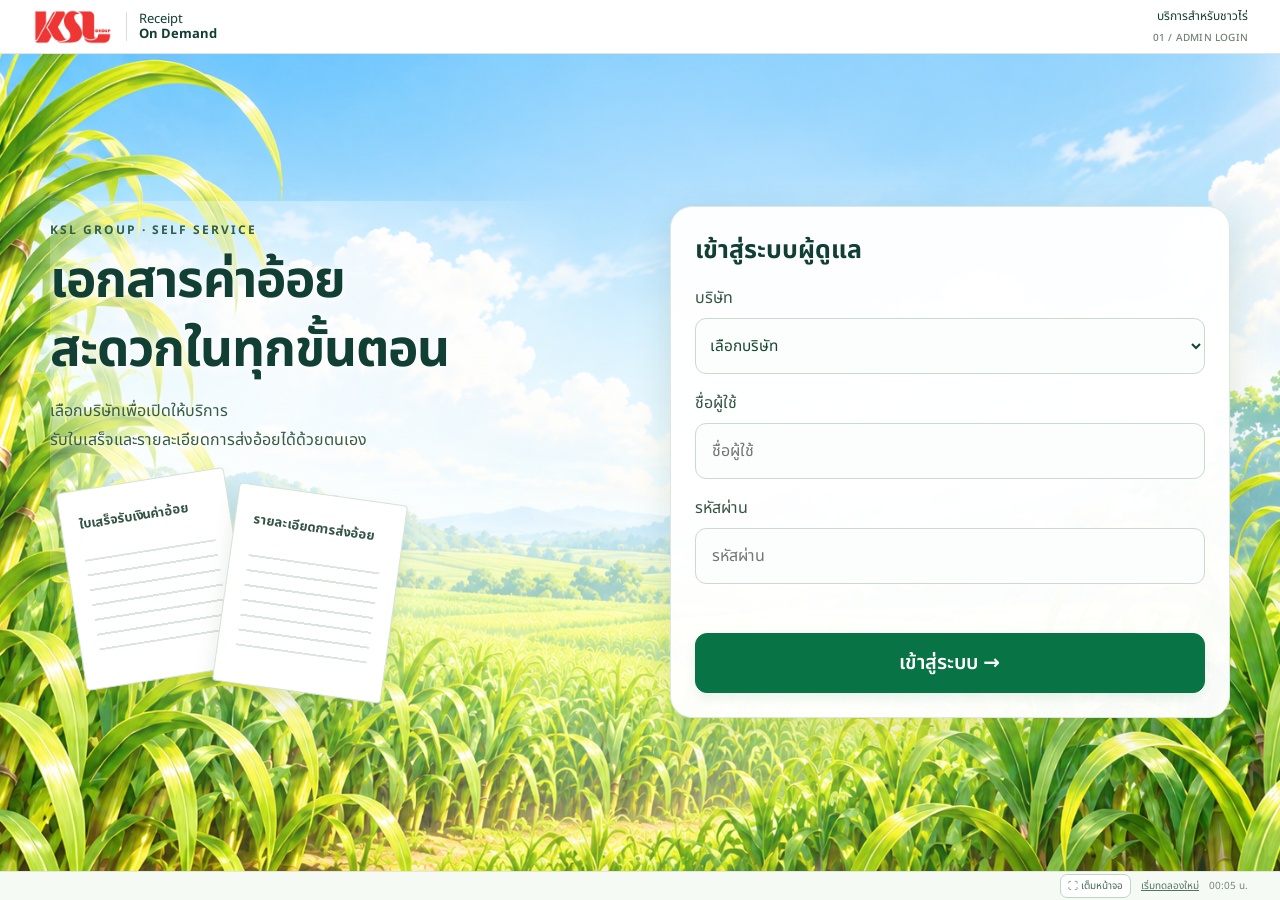
<file: index.html>
<!doctype html><html lang="th"><head><meta charset="utf-8"><meta name="viewport" content="width=device-width, initial-scale=1"><title>KSL • Receipt On Demand</title><link rel="stylesheet" href="style.css?v=20261024-portrait"><style>#reader-settings{display:grid;place-items:center;width:44px;height:44px;flex:0 0 44px;padding:8px;border:1px solid #c9dacf;border-radius:12px;color:#547463;background:#f6faf5}#reader-settings[hidden]{display:none}.id-methods{grid-template-columns:1fr}#card-dialog #reader-auth[hidden],#card-dialog .reader-controls[hidden]{display:none!important}@media(orientation:landscape) and (max-height:500px) and (pointer:coarse){#reader-settings{width:28px;height:28px;flex-basis:28px;padding:3px}}
/* Compact kiosk framing leaves more room for the main screen. */
header{padding:6px 2.5%;min-height:54px}
.brand{gap:12px}.brand img{width:82px;height:36px}.brand span{font-size:13px;line-height:1.15;padding-left:12px}
.pill{padding:3px 12px;font-size:13px}
.header-right .small{font-size:12px}#screenIndicator .step{font-size:10px;margin:2px 0 0}
footer{padding:2px 2.5%;min-height:28px;gap:8px;font-size:10px}
.footercontrols{gap:12px}.footercontrols .textbutton{font-size:10px;padding:2px}.fullscreenbutton{font-size:10px;padding:3px 7px}
#reader-settings{width:20px;height:20px;min-height:0;flex:0 0 20px;padding:3px;border:0;border-radius:4px;background:transparent;color:#547463;opacity:.25}
#reader-settings svg{width:13px;height:13px}
#reader-settings:hover,#reader-settings:focus-visible{opacity:.8}
@media(max-width:700px){
 header{padding:4px 12px;min-height:44px}.brand{gap:8px}.brand img{width:63px;height:29px}.brand span{font-size:10px;padding-left:8px}
 .pill{font-size:11px;padding:2px 8px}#screenIndicator .step{font-size:8px}
 footer{padding:2px 10px;min-height:26px}.footercontrols{gap:8px}.footercontrols .textbutton,.fullscreenbutton,#clock{font-size:9px}
}
@media(orientation:landscape) and (max-height:500px) and (pointer:coarse){
 header{padding:3px 12px;min-height:36px}.brand img{width:58px;height:26px}.brand span{font-size:10px}
 footer{min-height:24px;padding-block:1px}
}
footer{flex-wrap:wrap}
#reader-help{flex:0 0 100%;text-align:center;font-size:11px;line-height:1.4;color:#6b8375;padding:1px 0}
#reader-help[hidden]{display:none}
#reader-help #scan-feedback{display:block;font-size:11px;min-height:0;margin:0;color:#35674e}
#reader-help #scan-feedback:empty{display:none}
@media(max-width:700px){#reader-help,#reader-help #scan-feedback{font-size:10px}}
.reader-footer{display:flex;align-items:center;gap:6px;min-width:0;flex:1 1 350px}
#reader-help{flex:1 1 auto;text-align:left;font-size:10px;padding:0}
#demo-quota{font-size:10px;color:#71867a;white-space:nowrap}
#demo-quota[hidden]{display:none}
.footercontrols{flex-wrap:wrap;gap:8px}
.quota-screen .card-guidance{margin:7px 0 0;text-align:center;font-size:12px}
.quota-screen #scan-feedback{margin:4px 0 0;font-size:12px;text-align:center}
.quota-screen #scan-feedback:empty{display:none}
@media(max-width:700px){.reader-footer{flex-basis:100%}#reader-help,#demo-quota{font-size:9px}.quota-screen .card-guidance,.quota-screen #scan-feedback{font-size:11px}}

/* Keep input feedback from changing the keypad's layout while typing. */
.quota-screen .error{display:block!important;min-height:24px;height:24px;margin:4px 0;overflow:hidden}
.quota-screen #scan-feedback{display:block!important;height:36px;min-height:36px;line-height:18px;margin:4px 0 0;overflow:auto}
.quota-screen .error:empty,.quota-screen #scan-feedback:empty{visibility:hidden}
.quota-screen .keypad button,.quota-screen .keypad button:not(.keysub):active{transform:none;transition:background .15s,box-shadow .15s}
.quota-screen .keypad button.key-tapped{animation:key-color .25s ease-out}
@keyframes key-color{0%{background:#b8dfc9;box-shadow:inset 0 0 0 3px #4d9b70}100%{background:#f3f8f3;box-shadow:inset 0 0 0 0 transparent}}
.quota-screen input#quota:disabled{font-size:clamp(40px,4.8vw,62px);font-weight:800;letter-spacing:2px;line-height:1.1;color:#06452e;-webkit-text-fill-color:#06452e;opacity:1;background:#f2fff7;border:2px solid #5eaa7e;box-shadow:inset 0 2px 5px #125b3510}
.quota-screen input#quota:disabled::placeholder{font-size:clamp(17px,2vw,24px);font-weight:500;letter-spacing:0;color:#8ba898;-webkit-text-fill-color:#8ba898}
@media(orientation:portrait) and (max-width:600px){.quota-screen input#quota:disabled{font-size:clamp(30px,8.4vw,42px);letter-spacing:1px}.quota-screen input#quota:disabled::placeholder{font-size:clamp(15px,4vw,21px)}}
@media(orientation:landscape) and (max-height:500px) and (max-width:1100px) and (pointer:coarse){.quota-screen input#quota:disabled{font-size:30px;letter-spacing:1px}.quota-screen #scan-feedback{height:30px;min-height:30px;line-height:15px}}
@media(prefers-reduced-motion:reduce){.quota-screen .keypad button.key-tapped{animation:none}}
.quota-screen .card{padding-top:10px}
.quota-screen input#quota{margin-top:0}
.quota-heading{margin-bottom:4px}
.quota-screen input#quota:disabled::placeholder{font-size:clamp(16px,2vw,24px)}
@media(orientation:portrait) and (max-width:600px){.quota-screen .card{padding-top:10px}.quota-screen input#quota:disabled::placeholder{font-size:clamp(14px,4vw,20px)}}
/* Give the number pad breathing room below the input. */
.quota-screen .keypad{margin-top:26px}
@media(orientation:portrait) and (max-width:600px){.quota-screen .keypad{margin-top:22px}}
@media(orientation:landscape) and (max-height:500px) and (max-width:1100px) and (pointer:coarse){.quota-screen .keypad{margin-top:8px}}
.quota-screen{padding-top:18px}
.quota-screen .keypad{margin-top:36px}
@media(orientation:portrait) and (max-width:600px){.quota-screen{padding-top:12px}.quota-screen .keypad{margin-top:30px}}
@media(orientation:landscape) and (max-height:500px) and (max-width:1100px) and (pointer:coarse){.quota-screen{padding-top:8px}.quota-screen .keypad{margin-top:12px}}
.quota-screen{padding-top:30px}
.quota-screen .keypad{margin-top:60px}
@media(orientation:portrait) and (max-width:600px){.quota-screen{padding-top:20px}.quota-screen .keypad{margin-top:46px}}
@media(orientation:landscape) and (max-height:500px) and (max-width:1100px) and (pointer:coarse){.quota-screen{padding-top:12px}.quota-screen .keypad{margin-top:16px}}
.quota-screen .card{padding-top:34px}
@media(orientation:portrait) and (max-width:600px){.quota-screen .card{padding-top:26px}}
@media(orientation:landscape) and (max-height:500px) and (max-width:1100px) and (pointer:coarse){.quota-screen .card{padding-top:20px}}
</style><style>
/* Keep the anniversary artwork fully visible on short and portrait screens. */
#screensaver .idle-anniversary{padding:0;border:0;border-radius:0;margin-bottom:0;background:transparent;box-shadow:none;mix-blend-mode:multiply;flex-shrink:1}
#screensaver .idle-anniversary img{width:auto;height:min(40dvh,390px);max-width:70vw;object-fit:contain}
@media(max-height:500px){#screensaver .idle-anniversary{padding:0;margin-bottom:0}#screensaver .idle-anniversary img{height:32dvh}}
</style><style>
#companyTag .pill{white-space:normal;max-width:540px;font-size:clamp(10px,1.1vw,14px);line-height:1.45}
.header-right{min-width:0;max-width:60%}
#login .field{min-width:0}#login select#company{width:100%;max-width:100%;font-size:clamp(12px,1.2vw,17px);padding-inline:10px}
#wake-screen .idle-company{max-width:1000px;font-size:clamp(22px,3.6vw,46px);line-height:1.35;text-wrap:balance}
@media(max-width:600px){#companyTag .pill{padding:3px 7px}.brand{flex-shrink:0}#wake-screen .idle-company{font-size:clamp(20px,5.3vw,30px)}}
@media(max-height:500px){#wake-screen .idle-company{font-size:clamp(17px,4.5vh,25px)}}
</style><link rel="stylesheet" href="statistics-demo.css?v=20261028-company-only"><link rel="stylesheet" href="bridge-launcher.css?v=20261028-launcher"></head><body><div class="shell"><header><div class="brand"><img src="ksl.png" alt="KSL Group"><span>Receipt<br><b>On Demand</b></span></div><div class="header-right"><div id="companyTag"></div><div id="screenIndicator"></div></div></header><main id="app"></main><footer><div class="reader-footer"><button id="reader-settings" type="button" aria-label="ตั้งค่าเครื่องอ่านบัตร" title="ตั้งค่าเครื่องอ่านบัตร" hidden><svg viewBox="0 0 24 24" width="24" height="24" fill="none" stroke="currentColor" stroke-width="1.8" aria-hidden="true"><path d="m9 3-1 3-3 1 1 3-2 2 2 2-1 3 3 1 1 3h6l1-3 3-1-1-3 2-2-2-2 1-3-3-1-1-3Z"/><circle cx="12" cy="12" r="3"/></svg></button><span id="reader-help" hidden>คำแนะนำ: ยิงบาร์โค้ดหรือเสียบบัตรประชาชนเพื่อแสดงเลขอัตโนมัติ แล้วกดตกลง ; เสียบบัตรประชาชนที่เครื่องอ่าน เลขบัตรจะแสดงอัตโนมัติ</span></div><div class="footercontrols"><a id="launch-bridge" href="kslbridge://start" hidden>เปิด Bridge</a><span id="launch-bridge-status" role="status" hidden></span><button id="fullscreen" class="fullscreenbutton" type="button">⛶ เต็มหน้าจอ</button><button id="idle-preview" class="textbutton" type="button" hidden>ดูหน้าพัก</button><button id="restart" class="textbutton">เริ่มทดลองใหม่</button><span id="demo-quota" hidden>ข้อมูลทดลอง: ใช้เลขโควต้า <b>0205502</b></span></div><span id="clock"></span></footer></div><section id="screensaver" hidden aria-label="หน้าพักจอ"><button id="wake-screen" type="button" aria-label="แตะเพื่อกลับหน้ากรอกเลขโควต้า"><span class="idle-top"><span class="idle-status"><i></i> พร้อมให้บริการ</span><span class="idle-time"><span id="idle-clock"></span><span id="idle-date"></span></span></span><span class="idle-content"><span class="idle-logo idle-anniversary"><img src="ksl-80-anniversary.jpeg" alt="KSL Group ครบรอบ 80 ปี Since 1945"></span><span class="idle-welcome">ยินดีต้อนรับ</span><span id="idle-company" class="idle-company"></span><span class="idle-title">บริการเอกสารค่าอ้อยด้วยตนเอง</span><span class="idle-subtitle">ใบเสร็จรับเงินค่าอ้อย · รายละเอียดการส่งอ้อย</span><span class="idle-touch"><span class="touch-icon" aria-hidden="true"><svg viewBox="0 0 48 48" fill="none"><path d="M19 25V10a4 4 0 0 1 8 0v13l3-2 4 3 4 1 2 7-5 11H21L10 30a4 4 0 0 1 6-5l3 3" stroke="currentColor" stroke-width="2.5" stroke-linejoin="round"/><path d="M10 14a13 13 0 0 1 26-2" stroke="currentColor" stroke-width="2" stroke-linecap="round" opacity=".4"/></svg></span><span>แตะหน้าจอเพื่อเริ่มใช้งาน<span class="idle-touch-sub">Touch anywhere to begin</span></span><span class="idle-arrow" aria-hidden="true">›</span></span></span><span class="idle-bottom">RECEIPT ON DEMAND <span>สะดวก รวดเร็ว พร้อมให้บริการ</span></span></button></section><dialog id="card-dialog" aria-labelledby="card-title"><div class="scan-top"><div><div class="eyebrow">บัตรประชาชน · เครื่องอ่าน</div><h2 id="card-title"></h2></div><button id="card-close" type="button" class="secondary" aria-label="ปิดหน้าจออ่านบัตร">✕</button></div><div id="card-reader-visual" class="card-reader-visual"><svg viewBox="0 0 320 180" aria-hidden="true"><rect x="55" y="102" width="210" height="65" rx="18" fill="#126146"/><rect x="80" y="115" width="160" height="8" rx="4" fill="#052e24"/><g class="demo-id-card"><rect x="95" y="12" width="130" height="87" rx="10" fill="#effbf3" stroke="#7bb99b" stroke-width="2"/><rect x="107" y="25" width="35" height="28" rx="5" fill="#dfc57a"/><path d="M155 31h55M155 43h40M109 68h101M109 80h65" stroke="#86b29e" stroke-width="5" stroke-linecap="round"/></g><circle cx="241" cy="146" r="5" fill="#92eeb2"/></svg></div><p id="card-status" role="status"></p><div class="card-mock-note">ยังไม่ได้เชื่อมต่อเครื่องอ่านบัตรประชาชน<br>ช่องกรอกเลขจะเปลี่ยนเมื่อได้รับเลขบัตรจริงจากเครื่องอ่านเท่านั้น</div><button id="card-cancel" class="textbutton full" type="button">ยกเลิกและกลับหน้ากรอกเลข</button></dialog><script src="app.js?v=20261028-company-labels"></script><script src="fit.js?v=20261025-spacing"></script><script src="fullscreen.js"></script><script src="idle.js?v=20261028-company-labels"></script><script src="scanner.js?v=20261026-barcode13"></script><script src="statistics-demo.js?v=20261028-company-only"></script><script src="idcard.js?v=20261029-bridge-download"></script><script src="report-print.js?v=20261028-print-clean"></script><script src="bridge-launcher.js?v=20261028-auto-login"></script></body></html>
</file>
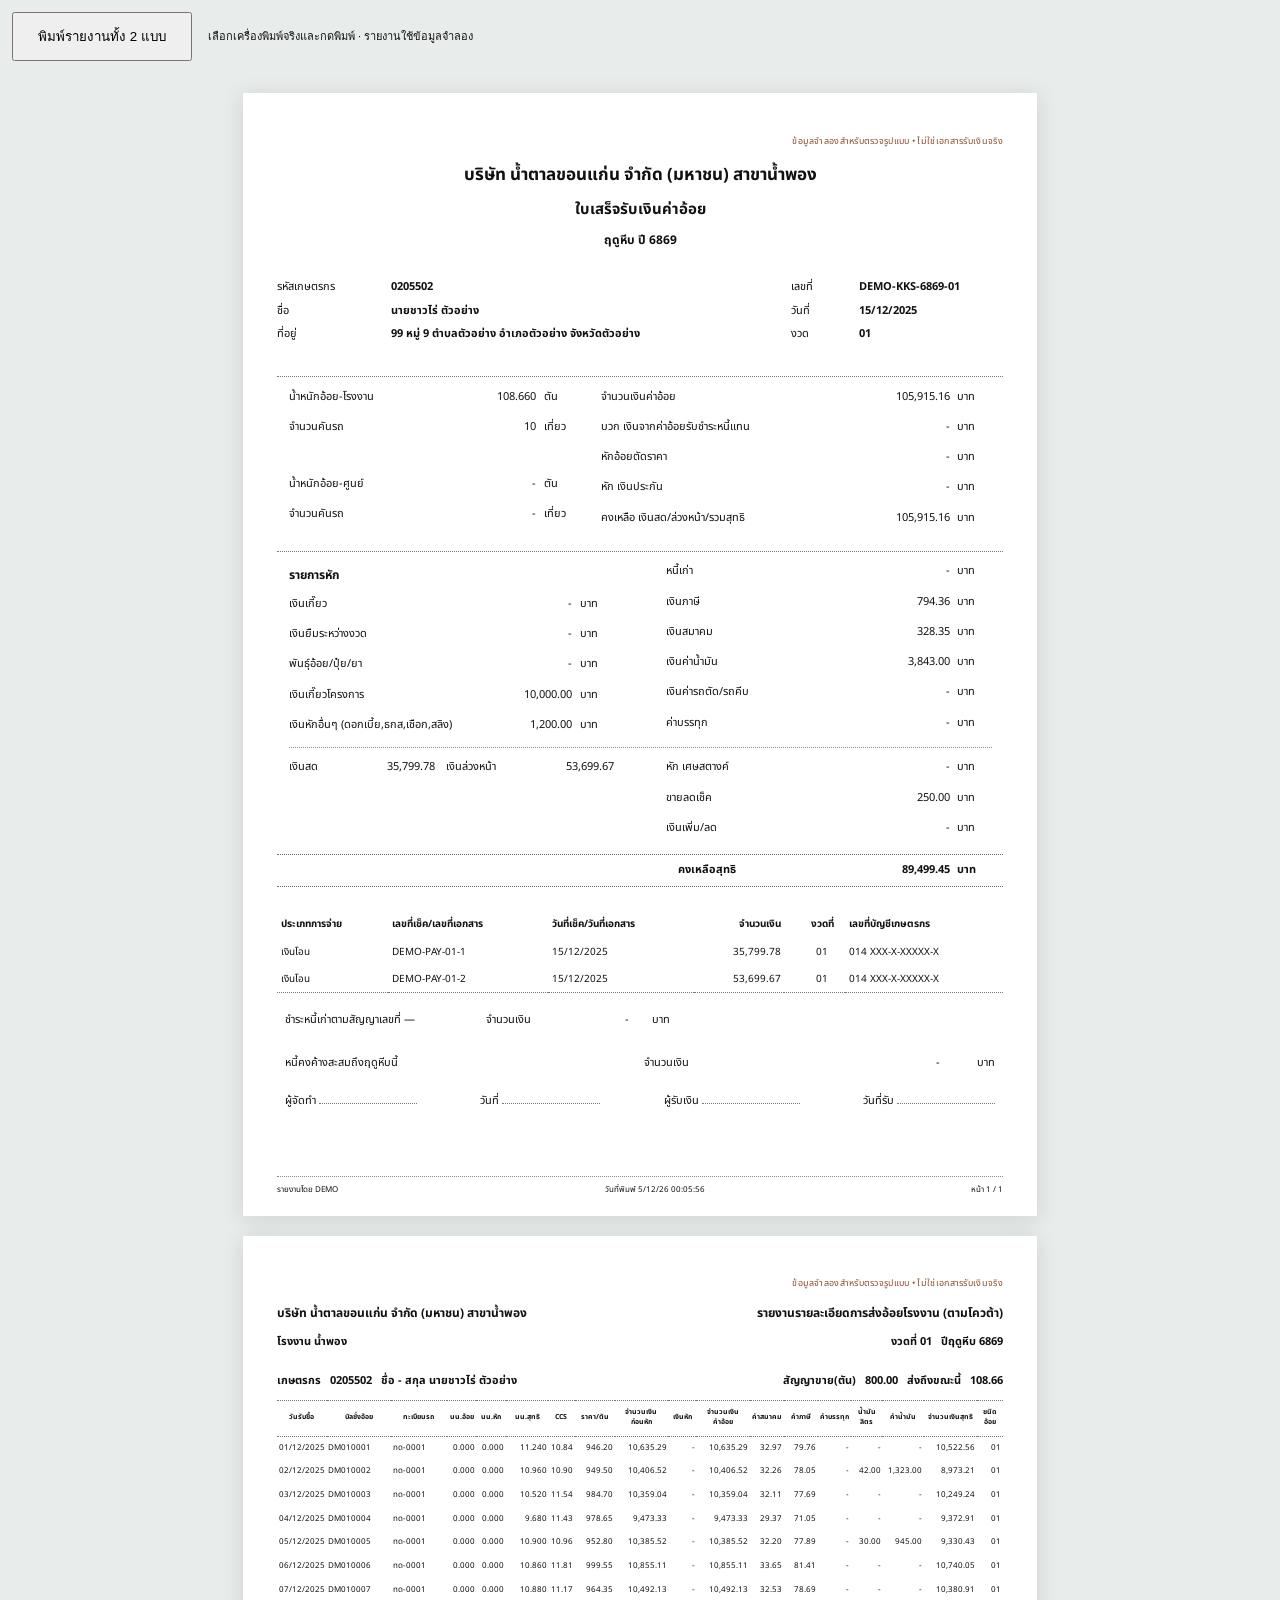
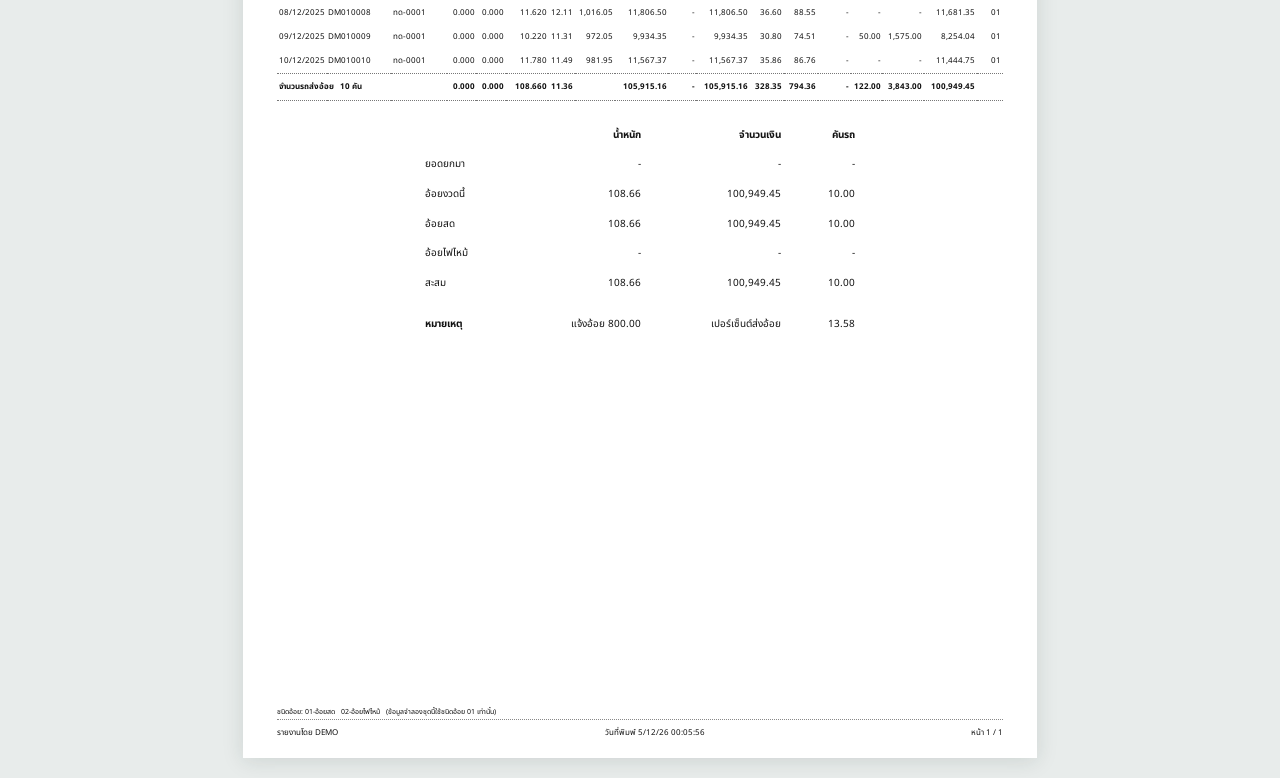
<file: print-reports.html>
<!doctype html><html lang="th"><head><meta charset="utf-8"><meta name="viewport" content="width=device-width,initial-scale=1"><title>KSL รายงานค่าอ้อย — ข้อมูลจำลอง</title><link rel="stylesheet" href="report.css?v=20261028-linked"><script src="report-renderer.js?v=20261028-linked"></script><script src="report-mock.js?v=20261028-linked"></script></head><body><div class="print-controls"><button id="print-button" disabled>กำลังเตรียมรายงาน…</button><span>เลือกเครื่องพิมพ์จริงและกดพิมพ์ · รายงานใช้ข้อมูลจำลอง</span></div><style>.print-controls{padding:12px;display:flex;gap:16px;align-items:center;font-family:sans-serif}.print-controls button{padding:12px 24px;cursor:pointer}@media print{.print-controls{display:none!important}}</style><main id="reports"></main><script>
(async()=>{

try{
 const companies=[{"key":"KKS","code":"01","name":"บริษัท น้ำตาลขอนแก่น จำกัด (มหาชน) สาขาน้ำพอง","factory":"น้ำพอง"},{"key":"WSP","code":"02","name":"บริษัท น้ำตาลขอนแก่น จำกัด (มหาชน) สาขาวังสะพุง","factory":"วังสะพุง"},{"key":"NKS","code":"03","name":"บริษัท น้ำตาลนิวกว้างสุ้นหลี จำกัด","factory":"นิวกว้างสุ้นหลี"},{"key":"NKT","code":"04","name":"บริษัท โรงงานน้ำตาลนิวกรุงไทย จำกัด","factory":"นิวกรุงไทย"},{"key":"TMK","code":"05","name":"บริษัท น้ำตาลท่ามะกา จำกัด","factory":"ท่ามะกา"}];
 const q=new URLSearchParams(location.search),codes=['KKS','WSP','NKS','NKT','TMK'];
 const code=codes.includes(q.get('company'))?q.get('company'):'KKS';
 const period=Math.min(12,Math.max(1,Number(q.get('period'))||1));
 const d=JSON.parse(JSON.stringify(window.KSLMockReport));
 const company=companies.find(c=>c.key===code);
 d.companyCode=company.code;d.companyName=company.name;
 d.factoryName=company.factory;d.period=String(period).padStart(2,'0');
 d.printedAt=new Intl.DateTimeFormat('th-TH-u-ca-gregory',{dateStyle:'short',timeStyle:'medium',timeZone:'Asia/Bangkok'}).format(new Date());
 const month=11+Math.floor((period-1)/2),year=2025+Math.floor(month/12),mo=month%12;
 const first=period%2===1?1:16,last=period%2===1?15:new Date(year,mo+1,0).getDate();
 const date=day=>String(day).padStart(2,'0')+'/'+String(mo+1).padStart(2,'0')+'/'+year;
 d.receipt.documentDate=date(last);d.receipt.documentNo='DEMO-'+code+'-'+d.cropYear+'-'+d.period;
 d.receipt.payments.forEach((p,i)=>{p.period=d.period;p.date=date(last);p.documentNo='DEMO-PAY-'+d.period+'-'+(i+1)});
 d.deliveries.forEach((r,i)=>{r.date=date(first+i%(last-first+1));r.ticketNo='DM'+d.period+String(i+1).padStart(4,'0')});
 document.getElementById('reports').innerHTML=KSLReport.receipt(d)+KSLReport.delivery(d);
 await document.fonts.ready;
 await Promise.all(Array.from(document.images).map(img=>img.decode?img.decode().catch(()=>{}):Promise.resolve()));
 await new Promise(resolve=>requestAnimationFrame(()=>requestAnimationFrame(resolve)));
 window.__kslReportReady=true;
 if(q.get('native')==='1')document.querySelector('.print-controls').style.display='none';
 const button=document.getElementById('print-button');
 button.disabled=false;button.textContent='พิมพ์รายงานทั้ง 2 แบบ';
 button.addEventListener('click',()=>window.print());
 if(q.get('embedded')==='1'&&window.parent!==window){
  document.querySelector('.print-controls').style.display='none';
  let requested=false;
  const notify=type=>window.parent.postMessage({type},location.origin);
  window.addEventListener('message',event=>{
   if(event.origin!==location.origin||event.source!==window.parent||event.data?.type!=='ksl-report-print'||requested)return;
   requested=true;
   try{window.focus();window.print();notify('ksl-report-returned')}catch(error){notify('ksl-report-error')}
  });
  notify('ksl-report-ready');
 }else if(q.get('autoprint')==='1')window.print();
 
 
}catch(e){if(window.parent!==window)window.parent.postMessage({type:'ksl-report-error'},location.origin);document.getElementById('reports').textContent='ไม่สามารถเตรียมรายงานได้ กรุณาลองใหม่'}
})();
</script></body></html>
</file>
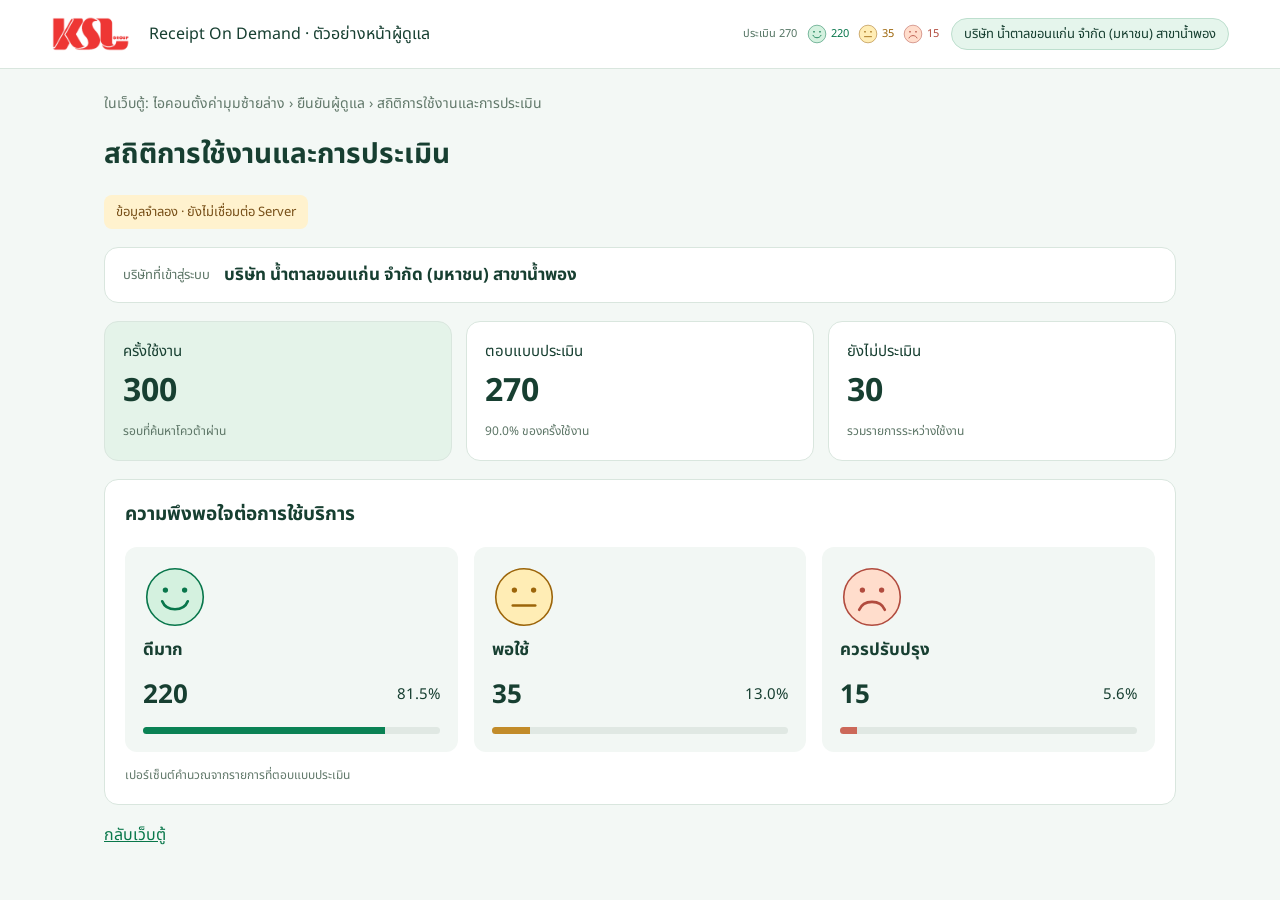
<file: statistics-preview.html>
<!doctype html><html lang="th"><head><meta charset="utf-8"><meta name="viewport" content="width=device-width,initial-scale=1"><title>KSL · ตัวอย่างสถิติการประเมิน</title><link rel="stylesheet" href="statistics-demo.css?v=20261028-company-only"><style>@font-face{font-family:KSL;src:url('thai.ttf')}*{box-sizing:border-box}body{font-family:KSL,system-ui,sans-serif;background:#f3f8f5;color:#173f31;margin:0}header{background:white;border-bottom:1px solid #d9e6de;padding:16px 4%;display:flex;gap:18px;align-items:center}header img{width:80px}header{flex-wrap:wrap}.preview-company{margin-left:auto;text-align:right;max-width:60%;font-size:13px}.preview-company-name{border:1px solid #bddfce;background:#e5f5ec;border-radius:20px;padding:5px 12px}@media(max-width:600px){.preview-company{max-width:100%;width:100%}}main{max-width:1120px;margin:auto;padding:24px}h1{font-size:28px}a{color:#08774a}button,select{font:inherit}select{border:1px solid #c9ded1;border-radius:8px;background:white}nav{font-size:14px;color:#61786a;margin-bottom:18px}</style></head><body><header><img src="ksl.png" alt="KSL Group"><span>Receipt On Demand · ตัวอย่างหน้าผู้ดูแล</span><div class="preview-company"><div id="preview-company-summary"></div><div class="preview-company-name" id="preview-company-name">บริษัท น้ำตาลขอนแก่น จำกัด (มหาชน) สาขาน้ำพอง</div></div></header><main><nav>ในเว็บตู้: ไอคอนตั้งค่ามุมซ้ายล่าง › ยืนยันผู้ดูแล › สถิติการใช้งานและการประเมิน</nav><h1>สถิติการใช้งานและการประเมิน</h1><section id="statistics-demo"></section><p><a href="./?v=20261028-company-only">กลับเว็บตู้</a></p></main><script>const state={companyCode:'01'};</script><script src="statistics-demo.js?v=20261028-company-only"></script><script>KSLStatisticsDemo.mount(document.querySelector('#statistics-demo'));document.querySelector('#preview-company-summary').innerHTML=KSLStatisticsDemo.headerMarkup(state.companyCode);</script></body></html>
</file>
<file: style.css>
@font-face{font-family:Thai;src:url('thai.ttf')}*{box-sizing:border-box}body{margin:0;background:#e8f0ea;color:#123f33;font-family:Thai,system-ui}button,input,select{font:inherit}button{cursor:pointer;transition:transform .15s,background .15s}button:active{transform:scale(.98)}button:focus-visible,input:focus-visible,select:focus-visible{outline:4px solid #d2ae4d;outline-offset:3px}button:disabled{opacity:.35;cursor:default}.demo{height:34px;display:flex;justify-content:space-between;padding:7px 4vw;font-size:11px;letter-spacing:1px;color:#5d7768}.shell{margin:0 auto 18px;width:min(1440px,96%);min-height:calc(100dvh - 52px);display:flex;flex-direction:column;background:#fbfdf9;border:1px solid #d7e3d9;border-radius:24px;overflow:hidden;box-shadow:0 15px 55px #234b3320}header{display:flex;justify-content:space-between;align-items:center;padding:20px 4%;border-bottom:1px solid #dce8df;background:#fff}.brand{display:flex;align-items:center;gap:22px}.brand img{width:120px;height:56px;object-fit:contain}.brand span{font-size:17px;line-height:1.2;border-left:1px solid #d6dfd7;padding-left:22px}.pill{background:#e6f5ec;border:1px solid #bfdecd;border-radius:999px;padding:9px 23px;font-size:17px}main{flex:1;position:relative;padding:32px 5%;min-height:640px;background:radial-gradient(ellipse at 0% 100%,#d9ebc8 0,transparent 45%),radial-gradient(ellipse at 100% 100%,#e4efd9 0,transparent 40%)}footer{display:flex;justify-content:space-between;align-items:center;gap:15px;padding:15px 4%;font-size:12px;color:#71867a;background:#f6faf5;border-top:1px solid #e1e9df}.textbutton{border:0;background:none;color:#547463;text-decoration:underline;padding:4px}.eyebrow{font-size:12px;letter-spacing:2px;color:#7a9b87;font-weight:bold;margin-bottom:8px}h1{font-size:clamp(28px,3.2vw,44px);line-height:1.35;margin:8px 0 12px;letter-spacing:-1px}h2{font-size:25px;margin:0 0 15px}p{color:#638070;line-height:1.8;margin:8px 0 22px}.two{display:grid;grid-template-columns:1fr 1fr;gap:6%;align-items:center;min-height:550px}.intro{padding:20px 0}.intro h1{font-size:clamp(38px,4.8vw,65px)}.leaf{font-size:80px;line-height:1;margin:15px 0 25px}.paperstack{position:relative;height:200px;margin:35px 20px 10px}.paper{display:inline-block;width:170px;height:200px;background:white;border:1px solid #d6e3d5;border-radius:4px;box-shadow:0 13px 20px #1e54351b;padding:24px 18px;transform:rotate(-9deg);color:#335444;text-align:left}.paper+ .paper{transform:rotate(8deg);margin-left:-15px;position:relative;top:14px}.paper strong{font-size:13px;display:block}.lines{background:repeating-linear-gradient(to bottom,#dce5dd 0,#dce5dd 2px,transparent 2px,transparent 15px);height:92px;margin-top:25px}.card{background:#fff;border:1px solid #dce8df;border-radius:22px;padding:32px;box-shadow:0 12px 35px #214e3010}.field{display:block;margin:17px 0;color:#355543;font-size:16px}input,select{display:block;width:100%;border:1.5px solid #c9dacf;background:#fcfefd;border-radius:11px;min-height:56px;padding:10px 16px;margin-top:8px;color:#164632}input#quota{font-size:36px;letter-spacing:3px;text-align:center;font-weight:bold}.primary,.secondary{border-radius:12px;min-height:58px;padding:14px 27px;font-weight:600;font-size:20px}.primary{background:#087345;color:white;border:1px solid #087345;box-shadow:0 5px 12px #08734517}.primary:hover{background:#075e3a}.secondary{border:1.5px solid #4c8067;color:#1c5a40;background:#fff}.secondary:hover{background:#edf7ef}.full{width:100%}.hint{font-size:13px;color:#718678;margin:13px 0 0}.error{color:#b44330;font-size:15px;min-height:24px;margin:8px 0}.keypad{display:grid;grid-template-columns:repeat(3,1fr);gap:10px;margin:16px 0}.keypad button{background:#f3f8f3;border:1px solid #cddfd2;border-radius:10px;min-height:65px;font-size:29px;color:#214d37}.keypad .keysub{font-size:18px;background:#e6eee7}.center{text-align:center}.context{display:flex;justify-content:center;gap:28px;flex-wrap:wrap;background:#e9f4eb;border-radius:12px;padding:12px 20px;margin:18px auto 25px;width:fit-content;color:#366449}.periods{display:grid;grid-template-columns:1fr 1fr;gap:18px;max-width:980px;margin:0 auto}.period{display:flex;align-items:center;text-align:left;gap:22px;min-height:120px;padding:22px 25px;border:1.5px solid #c7dccd;border-radius:17px;background:#fff;color:#164e36;box-shadow:0 6px 15px #28523708}.period:hover{border-color:#087345;background:#e9f7eb}.calendar{font-size:33px;color:#35855a}.period strong{display:block;font-size:25px}.period small{display:block;font-size:16px;color:#73907e}.chev{margin-left:auto;font-size:30px}.pagination{display:flex;justify-content:center;align-items:center;gap:20px;margin:25px 0}.pagination button{font-size:17px;min-height:48px;padding:8px 24px}.bottomactions{display:flex;justify-content:space-between;gap:20px;margin:28px auto 0;max-width:980px}.reports{display:grid;grid-template-columns:1fr 1fr;gap:25px;max-width:980px;margin:auto}.reportcard{background:#fff;border:1px solid #d3e2d8;border-radius:20px;padding:25px;text-align:center}.reportcard .paper{transform:rotate(-4deg);width:155px;height:180px;margin:4px auto 22px}.reportcard h2{font-size:23px}.fullscreen{display:flex;min-height:550px;flex-direction:column;justify-content:center;align-items:center;text-align:center}.success{width:110px;height:110px;border-radius:50%;background:#e0f1e4;color:#0b8050;display:grid;place-items:center;font-size:62px;margin-bottom:23px}.fullscreen h1{font-size:clamp(32px,4vw,54px)}.choices{display:flex;gap:20px;flex-wrap:wrap;justify-content:center;margin:22px 0}.choices button{min-width:260px}.notice{background:#e8f3e9;padding:15px 28px;border-radius:12px;color:#467057;margin-top:25px}.rating{display:grid;grid-template-columns:repeat(3,1fr);gap:24px;width:min(100%,1030px);margin:25px auto}.rating button{border:1px solid #bedfc9;background:#f0fbf2;border-radius:24px;min-height:260px;color:#176641;font-size:30px;font-weight:bold}.rating button:nth-child(2){color:#a77412;background:#fff8e7;border-color:#ead79e}.rating button:nth-child(3){color:#b84d28;background:#fff0e8;border-color:#ebc8b7}.face{font-size:85px;display:block;line-height:1.2;margin:20px}.rating button:hover{transform:translateY(-5px);box-shadow:0 10px 30px #164c3417}.printer{width:230px;height:145px;background:#eff3ee;border:3px solid #a0b4a4;border-radius:20px;position:relative;margin:70px auto 70px;box-shadow:0 15px 25px #123e3318}.printer:before{content:'';position:absolute;width:135px;height:80px;background:white;left:45px;top:-48px;border:1px solid #b9cbbd;border-radius:5px}.printer:after{content:'';position:absolute;width:135px;height:95px;background:repeating-linear-gradient(white 0,white 13px,#d5e2d7 14px,white 15px);left:45px;top:78px;border:1px solid #b9cbbd;animation:print 1.3s infinite alternate}@keyframes print{to{transform:translateY(17px)}}.progress{width:270px;height:7px;border-radius:9px;overflow:hidden;background:#d7e9dc;margin:20px}.progress i{display:block;height:100%;background:#168150;animation:progress 2.8s linear forwards}@keyframes progress{from{width:0}to{width:100%}}.small{font-size:14px}.step{font-size:12px;font-weight:bold;color:#669077;letter-spacing:1px}.screenin{animation:screen .25s ease}@keyframes screen{from{opacity:0;transform:translateY(7px)}to{opacity:1;transform:translateY(0)}}@media(max-width:700px){.demo{font-size:9px}.shell{width:100%;border-radius:0;margin:0;min-height:calc(100dvh - 34px)}header{padding:15px 5%}.brand img{width:86px;height:40px}.brand span{font-size:13px;padding-left:12px}.brand{gap:12px}.pill{padding:6px 12px;font-size:14px}main{padding:24px 5%;min-height:620px}.two{grid-template-columns:1fr;gap:15px;min-height:0}.intro{padding:0;text-align:center}.intro h1{font-size:32px}.intro p{margin-bottom:10px}.intro .paperstack,.intro .leaf{display:none}.card{padding:22px}.periods{gap:12px}.period{min-height:120px;padding:16px 12px;gap:10px}.calendar{display:none}.period strong{font-size:21px}.period small{font-size:13px}.chev{font-size:20px}.reports{gap:12px}.reportcard{padding:18px 10px}.reportcard h2{font-size:18px;min-height:55px}.reportcard .paper{width:115px;height:155px;padding:14px}.reportcard .primary{font-size:16px;padding:12px 8px}.bottomactions .secondary,.bottomactions .primary{font-size:16px;padding:10px 18px}.rating{gap:10px}.rating button{font-size:20px;min-height:190px;border-radius:16px}.face{font-size:55px;margin:12px 0}.fullscreen{min-height:570px}.context{font-size:14px;gap:12px}.choices{width:100%}.choices button{width:100%}footer{font-size:10px}.pagination{gap:12px}.pagination button{padding:9px 15px}.keypad button{min-height:59px}}
/* Size the kiosk to the visible viewport; fit the active screen as one unit. */
:root{--stage-pad:clamp(12px,2.6vh,28px)}html,body{height:100%;overflow:hidden}body{height:100dvh;display:flex;flex-direction:column}.demo{height:26px;flex:0 0 26px;padding:4px 2vw}.shell{flex:1;width:100%;margin:0;min-height:0;border-radius:0;border:0;box-shadow:none;overflow:hidden}header{flex:0 0 auto;padding:clamp(10px,1.6vh,18px) 3%}.brand img{width:104px;height:46px}main{flex:1;min-height:0;padding:var(--stage-pad);overflow:hidden}.screenin{position:absolute;left:var(--stage-pad);right:var(--stage-pad);top:var(--stage-pad);transform-origin:top center;animation:none}.two{min-height:0;max-width:1180px;margin:auto;gap:5%}.intro h1{font-size:clamp(32px,4vw,54px)}.card{padding:24px}.fullscreen{min-height:0;padding:10px 0}.paperstack{margin-top:25px}.context{margin:12px auto 20px}.period{min-height:105px}.pagination{margin:18px 0}.bottomactions{margin-top:20px}.rating{margin:20px auto}.rating button{min-height:230px}footer{flex:0 0 auto;padding:9px 3%;min-height:36px}.footercontrols{display:flex;gap:20px;align-items:center}.fullscreenbutton{border:1px solid #bfd6c6;border-radius:7px;padding:5px 12px;background:white;color:#3e6c50;cursor:pointer;font-size:12px}.intro .paperstack{height:215px}@media(max-width:700px){.demo{font-size:8px;height:22px;flex-basis:22px}.brand img{width:80px;height:35px}.brand span{font-size:12px}.shell{min-height:0}header{padding:10px 4%}.two{gap:12px}.intro .eyebrow,.intro p{display:none}.intro h1{font-size:27px;margin:4px 0}.intro h1 br{display:none}.intro h1 br:after{content:' '}.card{padding:18px}.field{margin:10px 0}input,select{min-height:47px;margin-top:6px}.primary,.secondary{min-height:48px}.keypad{gap:8px;margin:12px 0}.keypad button{min-height:50px}.error{min-height:20px;margin:5px 0}.hint{margin-top:8px}.fullscreen{min-height:0}.rating button{min-height:180px}h1{font-size:27px}.context{font-size:12px;gap:9px;padding:9px 12px}.period{min-height:95px}.period small{font-size:12px}.reportcard .paper{height:135px;width:100px}.reportcard .lines{height:60px}.reportcard{padding:15px 8px}.reportcard h2{font-size:17px;min-height:48px}.success{height:90px;width:90px;font-size:54px}.fullscreen h1{font-size:31px}.printer{margin-top:60px;margin-bottom:55px}.rating{gap:8px}.rating button{font-size:18px}.face{font-size:53px}.notice{padding:12px 18px}.footercontrols{gap:12px}footer>span:first-child{display:none}footer{padding:8px 4%}.fullscreenbutton{font-size:11px}}@media(max-height:420px){html,body{overflow:auto;height:auto;min-height:100dvh}.shell{overflow:visible;flex:none}main{overflow:visible;flex:none;min-height:0}.screenin{position:relative;left:auto;right:auto;top:auto!important;transform:none!important}.demo{position:relative}footer{margin-top:auto}}
/* Quota entry is a centered, keypad-only kiosk screen. */
.quota-screen{width:min(100%,560px);margin:0 auto;text-align:center}.quota-heading{margin:0 0 15px}.quota-heading h1{font-size:clamp(27px,3vw,38px);margin:5px 0}.quota-screen .card{padding:22px 28px}.quota-screen .field{margin:0 0 10px}.quota-screen .hint{margin-bottom:0}.quota-screen input#quota:disabled{opacity:1;color:#164632;-webkit-text-fill-color:#164632;background:#eff6f0;border-color:#c9dacf;pointer-events:none;user-select:none;cursor:default}.quota-screen input#quota:disabled::placeholder{-webkit-text-fill-color:#8caa97;color:#8caa97;opacity:1;font-size:25px;letter-spacing:0}@media(max-width:700px){.quota-screen{max-width:460px}.quota-screen .card{padding:18px}.quota-heading{margin-bottom:12px}.quota-screen .keypad button{min-height:56px}.quota-screen input#quota:disabled::placeholder{font-size:23px}}
/* Larger centered quota controls for touch use. */
.quota-screen{width:min(100%,800px)}.quota-screen .card{padding:22px 34px}.quota-heading h1{font-size:clamp(32px,3.5vw,44px)}.quota-screen .field{font-size:22px}.quota-screen input#quota{min-height:78px;font-size:48px;letter-spacing:4px}.quota-screen input#quota:disabled::placeholder{font-size:30px}.quota-screen .keypad{gap:12px;margin:14px 0}.quota-screen .keypad button{min-height:clamp(66px,9vh,88px);font-size:38px;border-radius:14px}.quota-screen .keypad .keysub{font-size:26px}.quota-screen .primary{min-height:66px;font-size:27px}.quota-screen .hint{font-size:15px}.quota-screen .error{font-size:17px}@media(max-width:700px){.quota-screen{width:100%;max-width:560px}.quota-screen .card{padding:18px}.quota-heading h1{font-size:32px}.quota-screen .field{font-size:19px}.quota-screen input#quota{min-height:70px;font-size:42px}.quota-screen input#quota:disabled::placeholder{font-size:26px}.quota-screen .keypad{gap:10px}.quota-screen .keypad button{min-height:64px;font-size:34px}.quota-screen .keypad .keysub{font-size:23px}.quota-screen .primary{min-height:60px;font-size:24px}.quota-screen .hint{font-size:13px}}
/* Illustrated sugarcane landscape, with quiet contrast behind the controls. */
main{background-color:#e8f4dc;background-image:radial-gradient(ellipse at 50% 40%,rgba(255,255,255,.5) 0%,rgba(255,255,255,.23) 48%,rgba(255,255,255,.02) 85%),url('sugarcane-background.png');background-position:center;background-size:cover;background-repeat:no-repeat}.card,.reportcard{background:rgba(255,255,255,.97);box-shadow:0 12px 36px #18492a20}.period{background:rgba(255,255,255,.97)}.context,.notice{background:rgba(237,249,239,.96)}.screenin h1,.screenin>.center>.step,.quota-heading .step,.fullscreen>.step,.fullscreen>h2,.fullscreen>p,.fullscreen>.small{color:#123f33;text-shadow:0 1px 8px #fff,0 0 20px #ffffffb0}.intro{background:radial-gradient(ellipse at 40% 35%,#ffffffba,transparent 72%)}.intro p{color:#365c44;text-shadow:0 1px 5px white}.eyebrow,.step{color:#315f46}.pagination>b{background:#f5fff2e8;border-radius:10px;padding:8px 12px}.fullscreen .success{box-shadow:0 0 0 12px #ffffff61;background:#e0f1e4}.rating button{box-shadow:0 8px 22px #214c3315}@media(max-width:700px){main{background-position:center center;background-image:linear-gradient(#ffffff38,#ffffff18),url('sugarcane-background.png')}}
/* Small, consistent screen identity in the upper-right header. */
.header-right{display:flex;flex-direction:column;align-items:flex-end;justify-content:center;gap:5px;text-align:right;min-width:0}.header-right .step{font-size:12px;line-height:1.35;letter-spacing:.2px;font-weight:500;color:#6f8276;white-space:normal;text-shadow:none}#screenIndicator{max-width:260px}.header-right .pill{padding:6px 18px}.quota-heading:empty{display:none}
/* Three expressions drawn on the same geometry, independent of emoji fonts. */
.rating{align-items:stretch}.rating button{display:flex;flex-direction:column;align-items:center;justify-content:center;gap:22px;padding:26px 14px;min-height:270px}.rating .face{display:flex;align-items:center;justify-content:center;width:132px;height:132px;flex:0 0 132px;margin:0;line-height:1}.rating-face{display:block;width:100%;height:100%;overflow:visible}.face-disc{fill:#d4f1df;stroke:currentColor;stroke-width:3}.rating button:nth-child(2) .face-disc{fill:#ffedb5}.rating button:nth-child(3) .face-disc{fill:#ffddcc}.rating-label{display:block;font-size:30px;line-height:1.4;min-height:42px;white-space:nowrap}.rating button:hover .rating-face{transform:scale(1.04)}.rating-face{transition:transform .18s ease}.rating button:active .rating-face{transform:scale(.98)}@media(max-width:700px){.header-right{gap:4px}.header-right .step{font-size:10px;line-height:1.3}#screenIndicator{max-width:160px}.header-right .pill{padding:4px 10px;font-size:13px}.rating button{gap:16px;padding:20px 6px;min-height:195px}.rating .face{width:clamp(64px,19vw,100px);height:clamp(64px,19vw,100px);flex-basis:clamp(64px,19vw,100px)}.rating-label{font-size:clamp(16px,4.4vw,23px);min-height:32px}}
/* Scroll only the period list; preserve the heading and home action. */
.period-screen{height:100%;display:flex;flex-direction:column;min-height:0;max-width:1020px;margin:0 auto}.period-screen>h1,.period-screen>.context,.period-screen>.bottomactions{flex-shrink:0}.period-scroll{flex:1;min-height:0;overflow-y:auto;overflow-x:hidden;scrollbar-width:none;-ms-overflow-style:none;overscroll-behavior-y:contain;touch-action:pan-y;-webkit-overflow-scrolling:touch;padding:5px 10px 12px;scroll-padding-block:8px}.period-scroll::-webkit-scrollbar{display:none;width:0;height:0}.period-scroll:focus-visible{outline:2px solid #518c68;outline-offset:-2px;border-radius:12px}.period-scroll .periods{align-content:start}.period-scroll .period{min-height:120px}.period-screen>.bottomactions{width:100%;padding:0 10px;margin-top:16px}.period-screen>.context{margin-bottom:16px}@media(max-width:700px){.period-scroll{padding-inline:4px}.period-scroll .period{min-height:112px}.period-screen>.bottomactions{padding-inline:4px;margin-top:12px}.period-screen>h1{font-size:26px}}@media(max-height:420px){.period-screen{height:470px}}
/* Full-viewport welcome screen for an idle quota kiosk. */
#screensaver[hidden]{display:none!important}#screensaver{position:fixed;inset:0;z-index:1000;overflow:hidden;background:#d8efdb}#wake-screen{position:relative;isolation:isolate;display:flex;flex-direction:column;justify-content:space-between;align-items:center;width:100%;height:100dvh;min-height:100%;border:0;border-radius:0;padding:clamp(18px,3.5vh,42px) 4vw;background:transparent;color:#104b35;text-align:center;cursor:pointer;overflow:auto}#wake-screen:before{content:'';position:absolute;inset:0;z-index:-2;background:url('sugarcane-background.png') center/cover no-repeat;animation:idle-landscape 28s ease-in-out infinite alternate}#wake-screen:after{content:'';position:absolute;inset:0;z-index:-1;background:radial-gradient(ellipse at 50% 38%,#ffffffed 0%,#ffffffb3 35%,#ffffff24 72%),linear-gradient(0deg,#123c303b,transparent 28%)}#wake-screen:active{transform:none}#wake-screen:focus-visible{outline:4px solid #d9b95e;outline-offset:-5px}.idle-top{display:flex;justify-content:space-between;align-items:flex-start;width:100%;gap:16px}.idle-status{display:flex;gap:9px;align-items:center;background:#ffffffe6;padding:9px 17px;border:1px solid #ffffffb8;border-radius:999px;font-size:14px;box-shadow:0 4px 16px #1c542018}.idle-status i{width:9px;height:9px;border-radius:100%;background:#15a660;box-shadow:0 0 0 5px #1cab6319}.idle-time{display:flex;flex-direction:column;align-items:flex-end;text-shadow:0 2px 12px white}#idle-clock{font-size:clamp(27px,4vw,48px);line-height:1.15;letter-spacing:1px;font-variant-numeric:tabular-nums}#idle-date{font-size:14px;margin-top:7px}.idle-content{display:flex;flex-direction:column;align-items:center;justify-content:center;gap:10px;padding:18px 0;max-width:100%}.idle-logo{display:grid;place-items:center;background:#ffffffed;border:1px solid white;border-radius:24px;padding:18px 30px;box-shadow:0 10px 35px #21563816;margin-bottom:12px}.idle-logo img{display:block;width:clamp(140px,19vw,240px);height:auto}.idle-welcome{font-size:clamp(20px,2.5vw,30px);color:#4c7860}.idle-company{font-size:clamp(42px,6.5vw,82px);line-height:1.2;font-weight:750;letter-spacing:-1px}.idle-title{font-size:clamp(22px,3vw,36px);font-weight:600;margin-top:5px}.idle-subtitle{font-size:clamp(13px,1.7vw,19px);color:#52755e}.idle-touch{display:flex;align-items:center;justify-content:center;gap:22px;margin-top:clamp(14px,4vh,38px);background:#087246;color:white;border-radius:22px;padding:18px 32px;box-shadow:0 12px 32px #09582f33,0 0 0 8px #ffffff87;font-size:clamp(20px,2.5vw,30px);font-weight:650;animation:idle-invite 3s ease-in-out infinite}.touch-icon{display:block;width:46px;height:46px;flex-shrink:0}.touch-icon svg{width:100%;height:100%}.idle-touch-sub{display:block;font-size:12px;letter-spacing:1px;font-weight:400;color:#d6f0df;margin-top:4px}.idle-arrow{font-size:40px;font-weight:400}.idle-bottom{display:flex;justify-content:space-between;align-items:center;width:100%;font-size:12px;font-weight:600;letter-spacing:2px;color:#fff;text-shadow:0 2px 8px #143f2f}.idle-bottom span{letter-spacing:0;font-weight:400}.footercontrols button[hidden]{display:none}@keyframes idle-landscape{from{transform:scale(1)}to{transform:scale(1.045)}}@keyframes idle-invite{0%,100%{box-shadow:0 12px 32px #09582f33,0 0 0 8px #ffffff87}50%{box-shadow:0 16px 40px #09582f44,0 0 0 13px #ffffff57}}@media(max-width:700px){.idle-top{align-items:center}.idle-status{font-size:11px;padding:8px 12px}#idle-date{font-size:11px;max-width:190px}.idle-content{gap:9px}.idle-company{font-size:50px}.idle-logo{padding:16px 24px;margin-bottom:10px}.idle-title{font-size:24px}.idle-subtitle{font-size:13px}.idle-touch{gap:13px;padding:17px 19px;font-size:21px;border-radius:18px}.touch-icon{width:37px;height:37px}.idle-bottom{font-size:9px;letter-spacing:1px}.idle-bottom span{font-size:10px}.footercontrols{gap:10px}#idle-preview{font-size:11px}}@media(max-height:650px){#wake-screen{padding-block:14px}.idle-content{gap:5px;padding:10px 0}.idle-logo{padding:10px 20px;margin-bottom:4px}.idle-logo img{width:130px}.idle-company{font-size:43px}.idle-welcome{font-size:19px}.idle-title{font-size:23px}.idle-touch{margin-top:13px;padding:12px 25px;font-size:21px}.idle-touch-sub{font-size:10px}.idle-subtitle{font-size:13px}#idle-clock{font-size:30px}.touch-icon{width:33px;height:33px}}@media(prefers-reduced-motion:reduce){#wake-screen:before,.idle-touch{animation:none}}
/* A gentle tap gesture with a ripple at the fingertip. */
.touch-icon{position:relative;overflow:visible}.touch-icon svg{position:relative;z-index:1;transform-origin:52% 80%;animation:idle-hand-tap 2.6s ease-in-out infinite;will-change:transform}.touch-icon::before,.touch-icon::after{content:'';position:absolute;left:48%;top:15%;width:20px;height:20px;border:2px solid currentColor;border-radius:50%;opacity:0;pointer-events:none;animation:idle-tap-ripple 2.6s ease-out infinite;transform:translate(-50%,-50%) scale(.25)}.touch-icon::after{animation-delay:.16s;border-width:1px}@keyframes idle-hand-tap{0%,14%,100%{transform:translateY(3px) rotate(-7deg) scale(1)}30%{transform:translateY(-5px) rotate(0deg) scale(1.03)}38%{transform:translateY(-2px) rotate(0deg) scale(.94)}48%{transform:translateY(-5px) rotate(0deg) scale(1)}68%{transform:translateY(3px) rotate(-7deg) scale(1)}}@keyframes idle-tap-ripple{0%,29%{opacity:0;transform:translate(-50%,-50%) scale(.25)}35%{opacity:.85;transform:translate(-50%,-50%) scale(.55)}65%,100%{opacity:0;transform:translate(-50%,-50%) scale(1.9)}}@media(prefers-reduced-motion:reduce){.touch-icon svg,.touch-icon::before,.touch-icon::after{animation:none;will-change:auto}.touch-icon::before,.touch-icon::after{display:none}}
/* Camera scanner shares the existing kiosk palette. */
.scan-launch{margin-top:12px;min-height:52px;padding:8px 20px;display:flex;align-items:center;justify-content:center;gap:12px;background:#edf8f1}.scan-launch span{font-size:28px;line-height:1}.scan-feedback{font-size:14px;color:#087345;text-align:center}.scan-feedback:empty{display:none}.scan-feedback:not(:empty){padding-top:8px}#scan-dialog{width:min(680px,94vw);max-height:94dvh;overflow:auto;border:1px solid #cee2d5;border-radius:24px;padding:26px;color:#123f33;background:#fbfefb;box-shadow:0 24px 90px #002e3366}#scan-dialog::backdrop{background:#062f27bf;backdrop-filter:blur(6px)}.scan-top{display:flex;align-items:center;justify-content:space-between;gap:15px;margin-bottom:16px}.scan-top h2{margin:0}.scan-top .secondary{min-height:48px;padding:4px 16px}.scan-camera{position:relative;background:#102d25;aspect-ratio:16/10;border-radius:16px;overflow:hidden}.scan-camera video{width:100%;height:100%;object-fit:contain}.scan-guide{position:absolute;inset:27% 8%;border:3px solid #a8f4c3;border-radius:12px;box-shadow:0 0 0 100vmax #00170d35;pointer-events:none}#scan-status{font-size:16px;line-height:1.6;min-height:50px;margin:16px 0}#scan-dialog>.full{margin-top:10px}#scan-retry[hidden]{display:none}@media(max-width:600px){#scan-dialog{padding:18px}.scan-top h2{font-size:23px}}
.id-methods{display:grid;grid-template-columns:1fr 1fr;gap:10px;margin-top:10px}.id-methods .secondary{font-size:16px;min-height:50px;padding:10px 8px;background:#f6fbf8}#card-dialog{width:min(650px,94vw);max-height:94dvh;overflow:auto;border:1px solid #cee2d5;border-radius:24px;padding:26px;color:#123f33;background:#fbfefb;box-shadow:0 24px 90px #002e3366}#card-dialog::backdrop{background:#062f27bf;backdrop-filter:blur(6px)}.card-reader-visual{background:linear-gradient(135deg,#e7f7eb,#f5faf0);border-radius:16px;text-align:center;padding:18px}.card-reader-visual svg{width:min(320px,90%);height:180px}#card-dialog [hidden]{display:none!important}#card-status{font-size:17px;min-height:55px;margin:16px 0 8px}.card-mock-note{background:#edf6f0;color:#53705f;border-radius:12px;padding:10px 14px;font-size:13px;margin-bottom:16px}#card-dialog>.full{margin-top:10px}.card-reading .demo-id-card{animation:card-insert 1.4s ease-in-out infinite}@keyframes card-insert{0%,100%{transform:translateY(0)}50%{transform:translateY(24px)}}@media(prefers-reduced-motion:reduce){.card-reading .demo-id-card{animation:none}}@media(max-width:600px){#card-dialog{padding:18px}.id-methods .secondary{font-size:14px}.card-reader-visual{padding:8px}}
/* Keep all 13 ID digits visible on compact screens. */
.quota-screen input#quota{font-size:clamp(22px,4vw,40px);letter-spacing:2px;padding-inline:10px}
/* Fill the viewport in native fullscreen and in the labelled expanded view. */
html.kiosk-expanded,html.kiosk-expanded body{width:100%;height:100dvh;margin:0;padding:0;overflow:hidden}html.kiosk-expanded .demo{display:none}html.kiosk-expanded .shell{width:100%;max-width:none;height:100%;min-height:0;flex:1;margin:0;border:0;border-radius:0}#fullscreen{white-space:nowrap;touch-action:manipulation}#fullscreen-notice{position:fixed;z-index:1100;left:50%;bottom:70px;transform:translateX(-50%);width:min(600px,92vw);display:flex;align-items:flex-start;gap:14px;padding:16px 18px;border:1px solid #bbd8c9;border-radius:14px;background:#fff;color:#164632;box-shadow:0 8px 35px #123f3333;font-size:14px;line-height:1.6}#fullscreen-notice[hidden]{display:none}#fullscreen-notice button{background:#eaf4ee;border:0;border-radius:6px;padding:5px 10px;color:#164632;flex-shrink:0}@media(max-height:420px){html.kiosk-expanded,html.kiosk-expanded body{overflow:auto;height:auto;min-height:100dvh}html.kiosk-expanded .shell{height:auto;min-height:100dvh}}
/* Portrait uses the available width instead of shrinking the whole screen. */
@media (orientation:portrait){
 :root{--stage-pad:clamp(12px,2.5vw,28px)}
 main{overflow-y:auto;overflow-x:hidden;overscroll-behavior-y:contain;-webkit-overflow-scrolling:touch}
 .screenin{position:relative;left:auto;right:auto;top:auto!important;width:100%;transform:none!important;min-height:100%;display:flex;flex-direction:column;justify-content:center}
 .screenin>.center,.screenin>.fullscreen,.screenin>.two{width:100%}
 .quota-screen{width:100%;max-width:none;margin:auto}
 .quota-heading{margin-bottom:12px}.quota-heading h1{font-size:clamp(30px,4.8vw,60px)}
 .quota-screen .card{padding:clamp(16px,3vw,36px);border-radius:clamp(18px,3vw,30px)}
 .quota-screen .field{font-size:clamp(20px,3vw,34px);margin-bottom:10px}
 .quota-screen input#quota{min-height:clamp(72px,11vw,128px);font-size:clamp(28px,5.7vw,68px);letter-spacing:clamp(1px,.25vw,3px)}
 .quota-screen input#quota:disabled::placeholder{font-size:clamp(21px,3.5vw,40px)}
 .quota-screen .id-methods{gap:clamp(8px,1.5vw,18px);margin-top:12px}
 .quota-screen .id-methods .secondary{min-height:clamp(58px,9vw,100px);font-size:clamp(16px,2.7vw,30px);padding:10px 5px}
 .quota-screen .keypad{gap:clamp(9px,1.6vw,20px);margin:14px 0}
 .quota-screen .keypad button{min-height:clamp(64px,10vw,124px);font-size:clamp(36px,6vw,70px)}
 .quota-screen .keypad .keysub{font-size:clamp(23px,3.8vw,44px)}
 .quota-screen .primary{min-height:clamp(62px,9vw,106px);font-size:clamp(26px,4vw,44px)}
 .quota-screen .hint{font-size:clamp(13px,2vw,21px)}
 h1,.fullscreen h1{font-size:clamp(30px,4.8vw,60px)}h2{font-size:clamp(24px,3.5vw,42px)}
 .two{grid-template-columns:1fr;max-width:none;gap:18px}.intro{padding:0;text-align:center}.intro h1{font-size:clamp(29px,4.7vw,56px)}.intro .paperstack,.intro p,.intro .eyebrow{display:none}
 #login{width:100%;padding:clamp(22px,4vw,48px)}#login .field{font-size:clamp(19px,2.8vw,32px)}#login input,#login select{min-height:clamp(56px,9vw,100px);font-size:clamp(20px,3vw,34px)}#login .primary{min-height:clamp(60px,9vw,100px);font-size:clamp(23px,3.5vw,40px)}
 .period-screen{max-width:none}.period-screen>h1{font-size:clamp(28px,4.5vw,56px)}.periods{grid-template-columns:1fr;max-width:none;gap:16px}.period-scroll .period{min-height:clamp(100px,15vw,176px);padding:18px 24px;gap:20px}.period strong{font-size:clamp(27px,4vw,48px)}.period small{font-size:clamp(17px,2.6vw,30px)}.calendar{display:block;font-size:clamp(32px,5vw,58px)}
 .context{font-size:clamp(15px,2.3vw,27px);gap:12px;padding:12px 16px}.bottomactions{gap:12px}.bottomactions .primary,.bottomactions .secondary{font-size:clamp(19px,3vw,34px);min-height:clamp(58px,9vw,94px);padding:12px 16px}
 .reports{grid-template-columns:1fr;width:100%;max-width:none;gap:18px}.reportcard{display:grid;grid-template-columns:auto 1fr;align-items:center;gap:12px 20px;padding:clamp(20px,3vw,36px)}.reportcard .paper{grid-row:1/3;width:clamp(90px,18vw,190px);height:clamp(125px,24vw,245px);margin:4px 0;padding:14px}.reportcard h2{font-size:clamp(21px,3.2vw,38px);min-height:0;margin:0}.reportcard .primary{font-size:clamp(20px,3vw,36px);min-height:clamp(58px,8vw,98px);padding:12px 8px}
 .rating{grid-template-columns:1fr;width:100%;gap:16px}.rating button{flex-direction:row;min-height:clamp(116px,19vw,220px);gap:clamp(24px,6vw,70px);padding:20px}.rating .face{width:clamp(80px,13vw,150px);height:clamp(80px,13vw,150px);flex-basis:clamp(80px,13vw,150px)}.rating-label{font-size:clamp(27px,4.5vw,52px);min-width:5em;min-height:0;text-align:left}
 .fullscreen>p,.fullscreen>.small{font-size:clamp(19px,3vw,34px)}.success{width:clamp(108px,18vw,200px);height:clamp(108px,18vw,200px);font-size:clamp(64px,10vw,116px)}.choices{width:100%;flex-direction:column}.choices button{width:100%;min-width:0;min-height:clamp(64px,10vw,112px);font-size:clamp(25px,4vw,46px)}
 #scan-dialog,#card-dialog{width:94vw}#scan-title,#card-title{font-size:clamp(24px,3.8vw,42px)}
}
/* Large circular number keys; action keys remain distinct. */
.quota-screen .keypad{--number-size:clamp(88px,11vh,120px);grid-template-columns:repeat(3,minmax(0,1fr));justify-items:center;align-items:center;gap:14px 24px;width:100%;max-width:560px;margin:20px auto}
.quota-screen .keypad button:not(.keysub){display:grid;place-items:center;width:min(100%,var(--number-size));height:auto;min-height:0;min-width:0;aspect-ratio:1/1;padding:0;border-radius:50%;border:2px solid #bed9c9;background:linear-gradient(145deg,#ffffff,#eaf5ee);box-shadow:0 5px 12px #164c3312,inset 0 2px 0 #fff;color:#125236;font-size:clamp(38px,4vw,54px);font-weight:650;line-height:1;touch-action:manipulation}
.quota-screen .keypad .keysub{width:min(100%,var(--number-size));min-height:58px;padding:10px 4px;border-radius:18px;font-size:clamp(22px,2.5vw,28px);background:#e7efe9;touch-action:manipulation}
/* Keypad feedback applies only while pressed, never on hover. */
.quota-screen .keypad button{-webkit-tap-highlight-color:transparent}
.quota-screen .keypad button:not(.keysub):active{transform:scale(.94);background:#ccebd8;box-shadow:inset 0 2px 6px #164c3322}
@media(orientation:portrait){.quota-screen .keypad{--number-size:clamp(84px,19vw,176px);max-width:760px;gap:clamp(12px,2vw,24px);margin:20px auto}.quota-screen .keypad button:not(.keysub){font-size:clamp(40px,7vw,78px)}.quota-screen .keypad .keysub{min-height:clamp(58px,9vw,92px);font-size:clamp(23px,3.8vw,40px);border-radius:22px}}

/* Enlarge the landscape keypad while retaining the portrait sizing. */
@media(orientation:landscape){
 .quota-screen .keypad{--number-size:clamp(140px,16vh,180px);max-width:640px;gap:10px 24px;margin:12px auto}
 .quota-screen .keypad button:not(.keysub){font-size:clamp(54px,5vw,72px)}
 .quota-screen .keypad .keysub{min-height:68px;font-size:30px}
 .quota-screen .card{padding-block:16px}
 .quota-heading{margin-bottom:8px}
}

/* Momentary keypad animation: always settles back to the pale resting color. */
.quota-screen .keypad button{position:relative;overflow:hidden}
.quota-screen .keypad button.key-tapped{animation:key-tap .34s ease-out}
.quota-screen .keypad button.key-tapped::after{content:'';position:absolute;inset:12%;border:3px solid #64b98a;border-radius:50%;pointer-events:none;animation:key-ripple .4s ease-out forwards}
@keyframes key-tap{0%{transform:scale(.9)}55%{transform:scale(1.035)}100%{transform:scale(1)}}
@keyframes key-ripple{0%{transform:scale(.3);opacity:.65}100%{transform:scale(1.5);opacity:0}}
/* The idle screen owns the viewport and never scrolls in either direction. */
#screensaver{width:100%;height:100dvh;overflow:hidden;overscroll-behavior:none;touch-action:none}
#wake-screen{height:100%;min-height:0;max-height:100%;overflow:hidden;overscroll-behavior:none;touch-action:none;display:grid;grid-template-rows:auto minmax(0,1fr) auto;justify-items:center}
#wake-screen .idle-content{min-width:0;min-height:0;width:100%;max-height:100%;gap:clamp(3px,1vh,10px);padding:1vh 0}
#wake-screen .idle-top,#wake-screen .idle-bottom{min-width:0;gap:10px}
#wake-screen .idle-title,#wake-screen .idle-subtitle{max-width:100%;overflow-wrap:anywhere}
@media(max-height:500px){
 #wake-screen{padding:10px 3vw}
 #wake-screen .idle-logo{padding:5px 14px;margin-bottom:0}
 #wake-screen .idle-logo img{width:auto;max-width:140px;height:clamp(28px,9vh,45px)}
 #wake-screen .idle-welcome{display:none}
 #wake-screen .idle-company{font-size:clamp(25px,8vh,38px)}
 #wake-screen .idle-title{font-size:clamp(17px,5vh,23px);margin:0}
 #wake-screen .idle-subtitle{display:none}
 #wake-screen .idle-touch{margin-top:8px;padding:7px 18px;font-size:18px}
 #wake-screen .idle-touch-sub{display:none}
 #wake-screen .touch-icon{width:28px;height:28px}
 #wake-screen .idle-arrow{font-size:26px}
 #wake-screen .idle-bottom{font-size:9px}
 #wake-screen #idle-clock{font-size:24px}
 #wake-screen #idle-date{font-size:10px;margin-top:2px}
}
@media(prefers-reduced-motion:reduce){
 .quota-screen .keypad button.key-tapped{animation:none}
 .quota-screen .keypad button.key-tapped::after{display:none}
}

/* Fill the viewport with one grid column; do not shrink it to content width. */
#wake-screen{grid-template-columns:minmax(0,1fr);justify-content:stretch}
#wake-screen .idle-content{justify-self:center;align-self:center}

/* Compact layout only for short, touch-screen phones held sideways. */
@media(orientation:landscape) and (max-height:500px) and (max-width:1100px) and (pointer:coarse){
 html,body,html.kiosk-expanded,html.kiosk-expanded body{height:100dvh;min-height:0;overflow:hidden}
 .demo{display:none}
 .shell,html.kiosk-expanded .shell{height:100%;min-height:0;flex:1;overflow:hidden}
 header{padding:5px 16px;min-height:42px}
 .brand{gap:10px}.brand img{width:65px;height:30px}.brand span{font-size:11px;padding-left:10px}
 .header-right .step{font-size:10px}.header-right .pill{padding:3px 12px;font-size:12px}.header-right .small{font-size:11px}
 main{--stage-pad:10px;flex:1;min-height:0;padding:10px 16px;overflow-y:auto;overflow-x:hidden;-webkit-overflow-scrolling:touch}
 .screenin{position:relative;left:auto;right:auto;top:auto!important;height:auto!important;min-height:100%;width:100%;transform:none!important}
 footer{padding:3px 16px;min-height:25px;font-size:10px}footer>span:first-child{display:none}
 .footercontrols{gap:12px}.fullscreenbutton{font-size:10px;padding:3px 8px}
 .two{display:block;max-width:900px;min-height:0}.intro{display:none}
 #login{display:grid;grid-template-columns:repeat(3,minmax(0,1fr));gap:8px 12px;padding:14px 18px;border-radius:16px}
 #login h2{grid-column:1/-1;font-size:23px;margin:0 0 2px}
 #login .field{font-size:14px;margin:0;min-width:0}
 #login input,#login select{font-size:16px;min-height:44px;width:100%;padding:7px 10px;margin-top:4px}
 #login .error{grid-column:1/-1;min-height:0;margin:0;font-size:13px}
 #login .primary{grid-column:1/-1;min-height:44px;padding:7px 16px;font-size:18px}
 .quota-screen{width:100%;max-width:900px}
 .quota-heading{margin:0 0 6px}.quota-heading h1{font-size:23px;margin:0}
 .quota-screen .card{display:grid;grid-template-columns:minmax(0,1fr) minmax(230px,.85fr);gap:6px 20px;padding:12px 18px}
 .quota-screen .field{grid-column:1;font-size:15px;margin:0}
 .quota-screen input#quota{grid-column:1;min-height:44px;margin:0;font-size:25px}
 .quota-screen input#quota:disabled::placeholder{font-size:17px}
 .quota-screen .id-methods{grid-column:1;gap:7px;margin:0}
 .quota-screen .id-methods .secondary{min-height:42px;padding:6px 5px;font-size:13px}
 .quota-screen .keypad{grid-column:2;grid-row:1/8;--number-size:clamp(44px,14vh,62px);align-self:center;gap:5px 10px;margin:0;max-width:340px}
 .quota-screen .keypad button:not(.keysub){font-size:28px}
 .quota-screen .keypad .keysub{min-height:40px;font-size:17px;padding:5px 2px;border-radius:12px}
 .quota-screen .primary{grid-column:1;min-height:43px;padding:6px;font-size:20px}
 .quota-screen .hint{grid-column:1;font-size:11px;margin:0}
 .quota-screen .error,.quota-screen .scan-feedback{grid-column:1;min-height:0;margin:0;font-size:12px}
 .period-screen{height:calc(100dvh - 95px);min-height:200px}
 .period-screen>h1,h1,.fullscreen h1{font-size:24px}
 .context{font-size:12px;padding:6px 12px;margin:6px auto 10px;gap:12px}
 .period-scroll .period{min-height:74px;padding:10px 15px}.period strong{font-size:20px}.period small{font-size:12px}
 .bottomactions{margin-top:10px;gap:12px}.bottomactions .primary,.bottomactions .secondary{min-height:42px;padding:7px 15px;font-size:16px}
 .reports{grid-template-columns:1fr 1fr;gap:14px}.reportcard{padding:12px;display:grid;grid-template-columns:80px minmax(0,1fr);gap:8px 12px;align-items:center}
 .reportcard .paper{grid-row:1/3;width:75px;height:100px;padding:8px;margin:0}.reportcard .paper strong{font-size:8px}.reportcard .lines{height:45px;margin-top:12px}
 .reportcard h2{font-size:17px;margin:0;min-height:0}.reportcard .primary{min-height:42px;padding:7px;font-size:15px}
 .fullscreen{min-height:0;padding:5px 0}.fullscreen p{font-size:14px;margin:5px 0}
 .success{width:55px;height:55px;font-size:35px;margin:5px}
 .rating{margin:10px 0;gap:14px}.rating button{min-height:125px;gap:7px;padding:12px}.rating .face{width:65px;height:65px;flex-basis:65px}.rating-label{font-size:18px;min-height:0}
 .choices{margin:10px 0;gap:14px}.choices button{min-width:190px;min-height:44px;font-size:17px;padding:8px 16px}
 .notice{margin-top:10px;padding:8px 15px;font-size:13px}
 .printer{margin:32px auto 35px;width:140px;height:80px}.printer:before{width:80px;height:45px;left:27px;top:-28px}.printer:after{width:80px;height:50px;left:27px;top:45px}
 #scan-dialog,#card-dialog{max-height:92dvh;overflow-y:auto}
}

/* Keep the quota keypad and confirm action in view on portrait phones. */
@media(orientation:portrait) and (max-width:600px){
 main{--stage-pad:10px;padding:10px}
 .quota-heading{margin-bottom:8px}.quota-heading h1{font-size:clamp(24px,6.5vw,32px);margin:0}
 .quota-screen .card{padding:12px 14px;border-radius:18px}
 .quota-screen .field{font-size:clamp(16px,4.3vw,21px);margin:0 0 6px}
 .quota-screen input#quota{min-height:52px;height:7.2dvh;max-height:68px;font-size:28px;margin-top:0;letter-spacing:1px}
 .quota-screen input#quota:disabled::placeholder{font-size:clamp(16px,4.2vw,23px)}
 .quota-screen .id-methods{gap:8px;margin-top:8px}
 .quota-screen .id-methods .secondary{min-height:44px;padding:7px 4px;font-size:clamp(12px,3.3vw,17px)}
 .quota-screen .keypad{--number-size:clamp(44px,min(17vw,8.6dvh),76px);gap:7px 14px;margin:10px auto}
 .quota-screen .keypad button:not(.keysub){font-size:clamp(30px,8.4vw,42px)}
 .quota-screen .keypad .keysub{min-height:42px;font-size:20px;padding:5px 2px;border-radius:15px}
 .quota-screen .primary{min-height:46px;padding:7px 12px;font-size:23px}
 .quota-screen .hint{font-size:11px;margin-top:6px}
 .quota-screen .error{font-size:13px;min-height:0;margin:5px 0}
 .quota-screen .error:empty,.quota-screen .scan-feedback:empty{display:none}
}
</file>
<file: statistics-demo.css>
#card-dialog.stats-view{width:min(1120px,96vw);max-width:96vw;padding:24px;background:#f3f8f5}#card-dialog.stats-view #card-title{font-size:clamp(22px,3vw,30px)}#admin-menu{display:grid;gap:14px;margin:20px 0}#admin-menu button{text-align:left;min-height:70px;padding:16px 20px;font-size:19px}#admin-back{font-size:15px;min-height:40px;margin-bottom:14px}#statistics-demo{font-size:15px;color:#173f31;text-align:left}#statistics-demo h3{font-size:19px;margin:0 0 18px}#statistics-demo h4{font-size:17px;margin:8px 0}#statistics-demo .stats-demo-label{display:inline-block;background:#fff2ce;color:#785019;border-radius:8px;padding:7px 12px;font-size:13px;margin-bottom:18px}#statistics-demo .stats-filters{display:grid;grid-template-columns:minmax(0,2fr) minmax(150px,1fr);gap:16px;padding:18px;background:white;border:1px solid #d9e6de;border-radius:14px}#statistics-demo label{font-size:13px;color:#5c7566;min-width:0}#statistics-demo select{width:100%;min-width:0;min-height:44px;font-size:14px;margin-top:6px;padding:10px}#statistics-demo .stats-metrics{display:grid;grid-template-columns:repeat(3,minmax(0,1fr));gap:14px;margin:18px 0}#statistics-demo .stats-metric{background:white;border:1px solid #d9e6de;border-radius:14px;padding:18px}#statistics-demo .stats-metric:first-child{background:#e4f3e9}#statistics-demo .stats-metric strong{display:block;font-size:32px;margin:4px 0;font-variant-numeric:tabular-nums}#statistics-demo .stats-metric small{font-size:12px;color:#5c7566}#statistics-demo .stats-panel{padding:20px;background:#fff;border:1px solid #d9e6de;border-radius:14px;margin:18px 0}#statistics-demo .stats-scores{display:grid;grid-template-columns:repeat(3,minmax(0,1fr));gap:16px}#statistics-demo .stats-score{padding:18px;background:#f2f7f4;border-radius:12px}#statistics-demo .stats-face{display:grid;place-items:center;width:48px;height:48px;border-radius:50%;font-size:30px;color:#08764b;background:#dff3e6}#statistics-demo .stats-score-1 .stats-face{background:#fff1ca;color:#9c650a}#statistics-demo .stats-score-2 .stats-face{background:#ffe4df;color:#b14b3e}#statistics-demo .stats-count{display:flex;justify-content:space-between;align-items:center;gap:8px;font-variant-numeric:tabular-nums;margin:12px 0}#statistics-demo .stats-count strong{font-size:26px}#statistics-demo .stats-track{height:7px;border-radius:8px;background:#e0e8e3;overflow:hidden}#statistics-demo .stats-track div{height:100%;background:#0a8254}#statistics-demo .stats-score-1 .stats-track div{background:#c28b29}#statistics-demo .stats-score-2 .stats-track div{background:#cc6859}#statistics-demo .stats-caption{font-size:12px;color:#61786a;margin:14px 0 0}#statistics-demo .stats-table-wrap{overflow:auto}#statistics-demo table{width:100%;border-collapse:collapse;font-size:13px}#statistics-demo th,#statistics-demo td{padding:12px 10px;text-align:right;border-bottom:1px solid #e2eae5;font-variant-numeric:tabular-nums}#statistics-demo th{white-space:nowrap;color:#5c7566}#statistics-demo th:first-child,#statistics-demo td:first-child{text-align:left;min-width:230px}#card-dialog [hidden]{display:none!important}@media(max-width:600px){#card-dialog.stats-view{padding:16px}#statistics-demo .stats-filters,#statistics-demo .stats-scores{grid-template-columns:1fr}#statistics-demo .stats-metrics{gap:7px}#statistics-demo .stats-metric{padding:10px}#statistics-demo .stats-metric strong{font-size:25px}#statistics-demo .stats-metric small{font-size:11px}#statistics-demo .stats-panel{padding:14px}}

/* Same vector faces, proportions and fills as the assessment screen. */
#statistics-demo .stats-face{width:64px;height:64px;background:transparent;border-radius:0}
#statistics-demo .stats-face .rating-face{display:block;width:100%;height:100%}
#statistics-demo .stats-face .face-disc{fill:#d4f1df;stroke:currentColor;stroke-width:3}
#statistics-demo .stats-score-1 .stats-face,#statistics-demo .stats-score-2 .stats-face{background:transparent}
#statistics-demo .stats-score-1 .face-disc{fill:#ffedb5}
#statistics-demo .stats-score-2 .face-disc{fill:#ffddcc}
.company-rating-summary{display:flex;justify-content:flex-end;align-items:center;gap:5px 10px;flex-wrap:wrap;margin-top:4px;color:#547463;font-size:11px;line-height:1.35}
.company-rating-values{display:inline-flex;align-items:center;gap:9px}
.company-rating-item{display:inline-flex;align-items:center;gap:4px;font-variant-numeric:tabular-nums;color:#08764b}
.company-rating-item .rating-face{display:block;width:20px;height:20px;flex:0 0 20px}
.company-rating-item .face-disc{fill:#d4f1df;stroke:currentColor;stroke-width:3}
.company-rating-1{color:#9c650a}.company-rating-1 .face-disc{fill:#ffedb5}
.company-rating-2{color:#b14b3e}.company-rating-2 .face-disc{fill:#ffddcc}
@media(max-width:600px){.company-rating-summary{gap:3px 7px;font-size:10px}.company-rating-item .rating-face{width:17px;height:17px;flex-basis:17px}.company-rating-values{gap:6px}}


/* Compact rating totals precede the company name in the header. */
#companyTag{display:flex;justify-content:flex-end;align-items:center;gap:6px 12px;flex-wrap:wrap}
#companyTag .company-rating-summary{margin-top:0;flex-shrink:0;justify-content:flex-end}
#companyTag .pill{min-width:0}
.preview-company{display:flex;align-items:center;justify-content:flex-end;gap:6px 12px;flex-wrap:wrap}
.preview-company .company-rating-summary{margin-top:0}
@media(max-width:600px){#companyTag{gap:4px 7px}#companyTag .company-rating-summary{font-size:10px}}

/* Company-scoped statistics use the company selected during admin login. */
#statistics-demo .stats-company-context{display:flex;align-items:center;gap:8px 14px;flex-wrap:wrap;padding:14px 18px;background:#fff;border:1px solid #d9e6de;border-radius:14px}
#statistics-demo .stats-company-context span{font-size:13px;color:#5c7566}
#statistics-demo .stats-company-context strong{font-size:17px}
#statistics-demo .stats-empty{padding:20px;background:#fff;border:1px solid #d9e6de;border-radius:14px}
@media(max-width:600px){#statistics-demo .stats-company-context{align-items:flex-start;flex-direction:column;gap:3px}}
</file>
<file: bridge-launcher.css>
#launch-bridge{display:inline-flex;align-items:center;justify-content:center;min-height:24px;padding:2px 9px;border:1px solid #bfd7c8;border-radius:6px;font-size:11px;color:#14583b;background:#e7f4eb;text-decoration:none;white-space:nowrap;touch-action:manipulation}#launch-bridge:hover{background:#d6eddf}#launch-bridge[aria-disabled=true]{opacity:.6}#launch-bridge[hidden],#launch-bridge-status[hidden]{display:none!important}#launch-bridge-status{font-size:10px;line-height:1.4;color:#547463;max-width:330px;overflow-wrap:anywhere}#launch-bridge:focus-visible{outline:2px solid #197d53;outline-offset:2px}
</file>
<file: report.css>
@font-face{font-family:ReportThai;src:url('thai.ttf') format('truetype');font-weight:100 900;font-display:swap}
*{box-sizing:border-box}body{margin:0;background:#e8eceb;color:#111;font-family:ReportThai,Tahoma,sans-serif;font-size:11px;line-height:1.45}.report-page{width:210mm;min-height:297mm;margin:20px auto;padding:11mm 9mm 5mm;background:#fff;position:relative;box-shadow:0 3px 20px #172c2520;display:flex;flex-direction:column}.mock-stamp{font-size:9px;color:#8b4e2d;text-align:right;letter-spacing:.3px;margin-bottom:4mm}h1{font-size:17px;margin:0 0 3mm;font-weight:700}h2{font-size:15px;margin:0 0 3mm;font-weight:700}h3{font-size:12px;margin:0;font-weight:700}p{margin:0}.center{text-align:center}.right{text-align:right}.bold{font-weight:700}.muted{color:#555}.receipt-heading{margin-bottom:6mm}.meta-grid{display:grid;grid-template-columns:1fr 56mm;gap:12mm;margin-bottom:4mm}.kv{display:grid;grid-template-columns:28mm 1fr;gap:2mm;margin:2mm 0}.meta-right .kv{grid-template-columns:16mm 1fr}.rule{border-top:1px dotted #777;margin:3mm 0}.summary-grid{display:grid;grid-template-columns:43% 57%;gap:0}.summary-grid>div{padding:0 3mm}.money-line{display:grid;grid-template-columns:1fr 25mm 9mm;gap:2mm;align-items:baseline;min-height:8mm}.money-line .amount{text-align:right;font-variant-numeric:tabular-nums;white-space:nowrap}.deduction-grid{display:grid;grid-template-columns:1fr 1fr;column-gap:14mm;row-gap:0;padding:0 3mm}.deduction-title{margin:1mm 0 3mm}.deduction-divider{grid-column:1/-1;border-top:1px dotted #888;margin-bottom:3mm}.payout-strip{display:grid;grid-template-columns:auto 1fr auto 1fr;gap:3mm;align-content:start;align-items:baseline}.net-row{border-top:1px dotted #666;border-bottom:1px dotted #666;display:flex;justify-content:flex-end;padding:2mm 3mm;margin:1mm 0 6mm}.net-row .money-line{width:83mm;min-height:0;font-weight:700}.payments{width:100%;border-collapse:collapse;font-size:10px}.payments th{font-weight:700;text-align:left;padding:2mm 1mm}.payments td{padding:1.6mm 1mm;vertical-align:top}.payments td.num,.payments th.num{text-align:right}.payments tbody{border-bottom:1px dotted #777}.below-payments{padding:5mm 2mm}.debt{display:flex;justify-content:space-between;margin:7mm 0 6mm}.signatures{display:flex;gap:4mm;justify-content:space-between;align-items:baseline}.signature-line{display:inline-block;min-width:26mm;border-bottom:1px dotted #777}.page-footer{margin-top:auto;padding-top:5mm;font-size:8px}.footer-line{border-top:1px dotted #888;display:flex;justify-content:space-between;gap:8mm;padding-top:2mm}.delivery-top{display:flex;justify-content:space-between;gap:5mm;margin-bottom:3mm}.delivery-top h2{font-size:12px}.delivery-top p{margin-top:2mm;font-weight:700}.delivery-meta{display:flex;justify-content:space-between;gap:4mm;margin:3mm 0;font-weight:700}.delivery-table{table-layout:fixed;width:100%;border-collapse:collapse;font-size:8px;line-height:1.4}.delivery-table th{font-size:7px;font-weight:700;padding:2mm .4mm;border-top:1px dotted #777;border-bottom:1px dotted #777;overflow-wrap:anywhere;vertical-align:middle}.delivery-table td{padding:1.65mm .4mm;vertical-align:top;white-space:nowrap;text-align:right}.delivery-table td.left{text-align:left}.delivery-table tfoot td{border-top:1px dotted #777;border-bottom:1px dotted #777;font-weight:700;padding:2mm .4mm}.delivery-summary{margin:5mm auto;width:120mm;border-collapse:collapse;font-size:10px}.delivery-summary td,.delivery-summary th{padding:2mm 3mm;text-align:right}.delivery-summary td:first-child,.delivery-summary th:first-child{text-align:left}.delivery-summary .note td{padding-top:5mm}.delivery-footer{font-size:7px;line-height:1.65}.carry-note{text-align:right;font-size:9px;margin-top:4mm}.no-wrap{white-space:nowrap}
@page{size:A4 portrait;margin:0}
@media print{body{background:#fff}.report-page{width:210mm;height:297mm;min-height:0;margin:0;box-shadow:none;break-after:page;page-break-after:always}.report-page:last-child{break-after:auto;page-break-after:auto}.report-page *{-webkit-print-color-adjust:exact;print-color-adjust:exact}thead{display:table-header-group}tr{break-inside:avoid}}
@media screen and (max-width:820px){body{overflow-x:auto}.report-page{margin:12px}}

/* Payment period and amount/unit spacing */
.payments .payment-period{text-align:center;width:16mm;padding-left:5mm;padding-right:1mm;white-space:nowrap}
.contract-payment{display:inline-grid;grid-template-columns:auto 20mm auto;align-items:baseline;column-gap:6mm;margin-left:18mm}.contract-payment-value{text-align:right}.debt-amount{display:inline-flex;align-items:baseline;gap:10mm}
</file>
